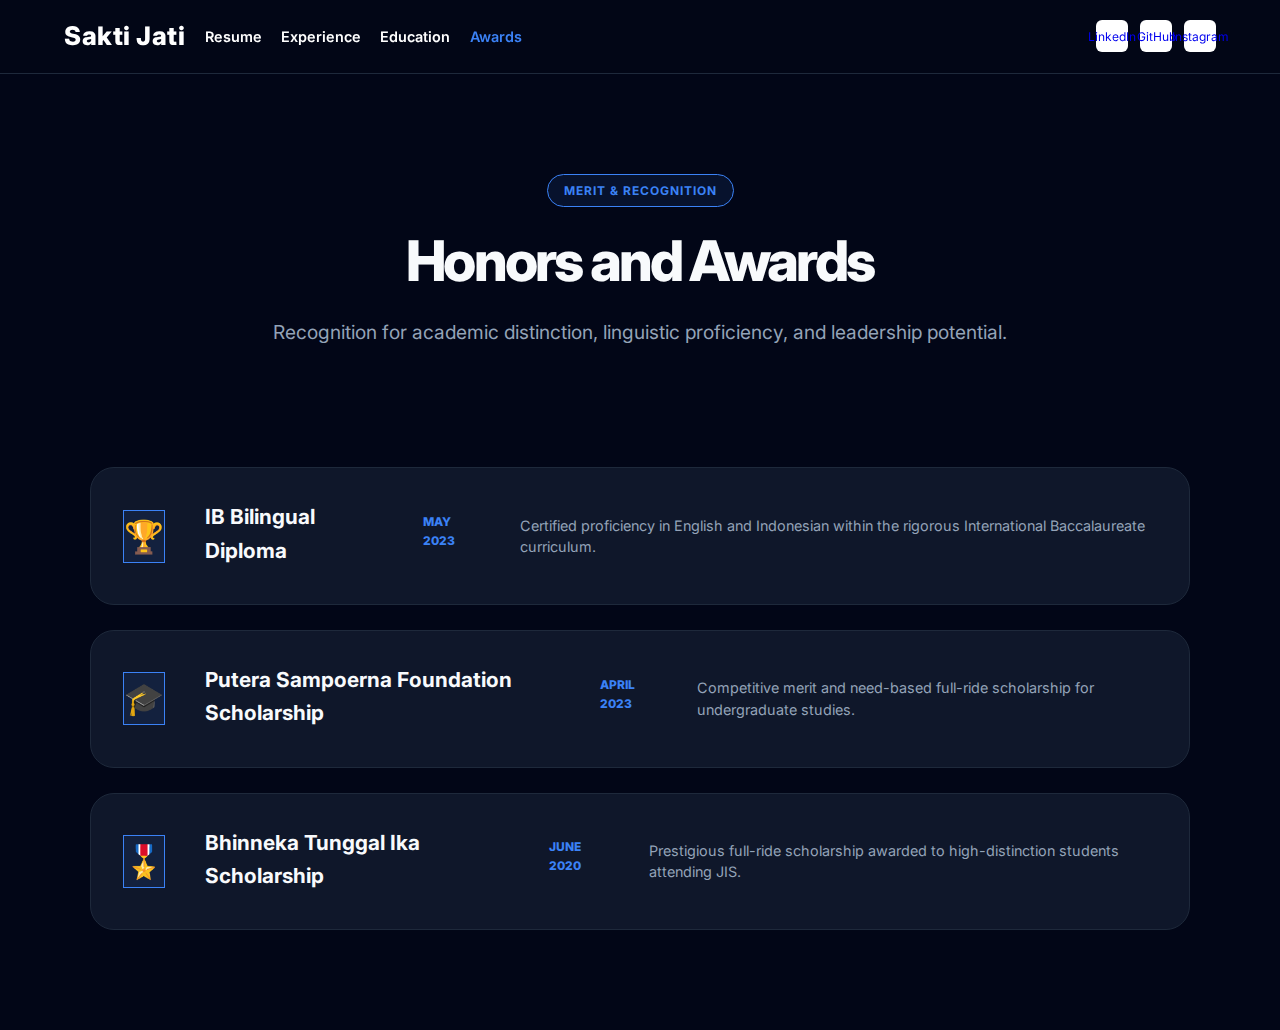
<file: awards.html>
<!DOCTYPE html>
<html lang="en">
<head>
    <meta charset="UTF-8">
    <meta name="viewport" content="width=device-width, initial-scale=1.0">
    <title>Sakti Jati - Awards</title>
    <link rel="stylesheet" href="style.css">
    <link href="https://fonts.googleapis.com/css2?family=Inter:wght@400;600;800&display=swap" rel="stylesheet">
</head>
<body>

    <nav>
        <div class="container nav-flex">
            <div class="brand-group">
                <div class="logo">Sakti Jati</div>
                <ul class="nav-links">
                    <li><a href="https://saktijati.github.io/portfolio/SaktiJati_Resume.pdf" target="_blank">Resume</a></li>
                    <li><a href="experience.html">Experience</a></li>
                    <li><a href="education.html">Education</a></li>
                    <li><a href="awards.html" class="active">Awards</a></li>
                </ul>
            </div>

            <div class="nav-socials">
                <a href="https://linkedin.com/in/saktijati" target="_blank" class="btn-sm">LinkedIn</a>
                <a href="https://github.com/saktijati" target="_blank" class="btn-sm">GitHub</a>
                <a href="https://instagram.com/saktimjati" target="_blank" class="btn-sm">Instagram</a>
            </div>
            </div>
    </nav>

    <header class="hero mini">
        <div class="container">
            <div class="badge">Merit & Recognition</div>
            <h1>Honors and Awards</h1>
            <p>Recognition for academic distinction, linguistic proficiency, and leadership potential.</p>
        </div>
    </header>

    <main class="container">
        <div class="awards-grid">
            <div class="award-card highlight">
                <div class="award-icon">🏆</div>
                <h3>IB Bilingual Diploma</h3>
                <span class="date-badge">May 2023</span>
                <p>Certified proficiency in English and Indonesian within the rigorous International Baccalaureate curriculum.</p>
            </div>

            <div class="award-card">
                <div class="award-icon">🎓</div>
                <h3>Putera Sampoerna Foundation Scholarship</h3>
                <span class="date-badge">April 2023</span>
                <p>Competitive merit and need-based full-ride scholarship for undergraduate studies.</p>
            </div>

            <div class="award-card">
                <div class="award-icon">🎖️</div>
                <h3>Bhinneka Tunggal Ika Scholarship</h3>
                <span class="date-badge">June 2020</span>
                <p>Prestigious full-ride scholarship awarded to high-distinction students attending JIS.</p>
            </div>
        </div>
    </main>

</body>
</html>
</file>
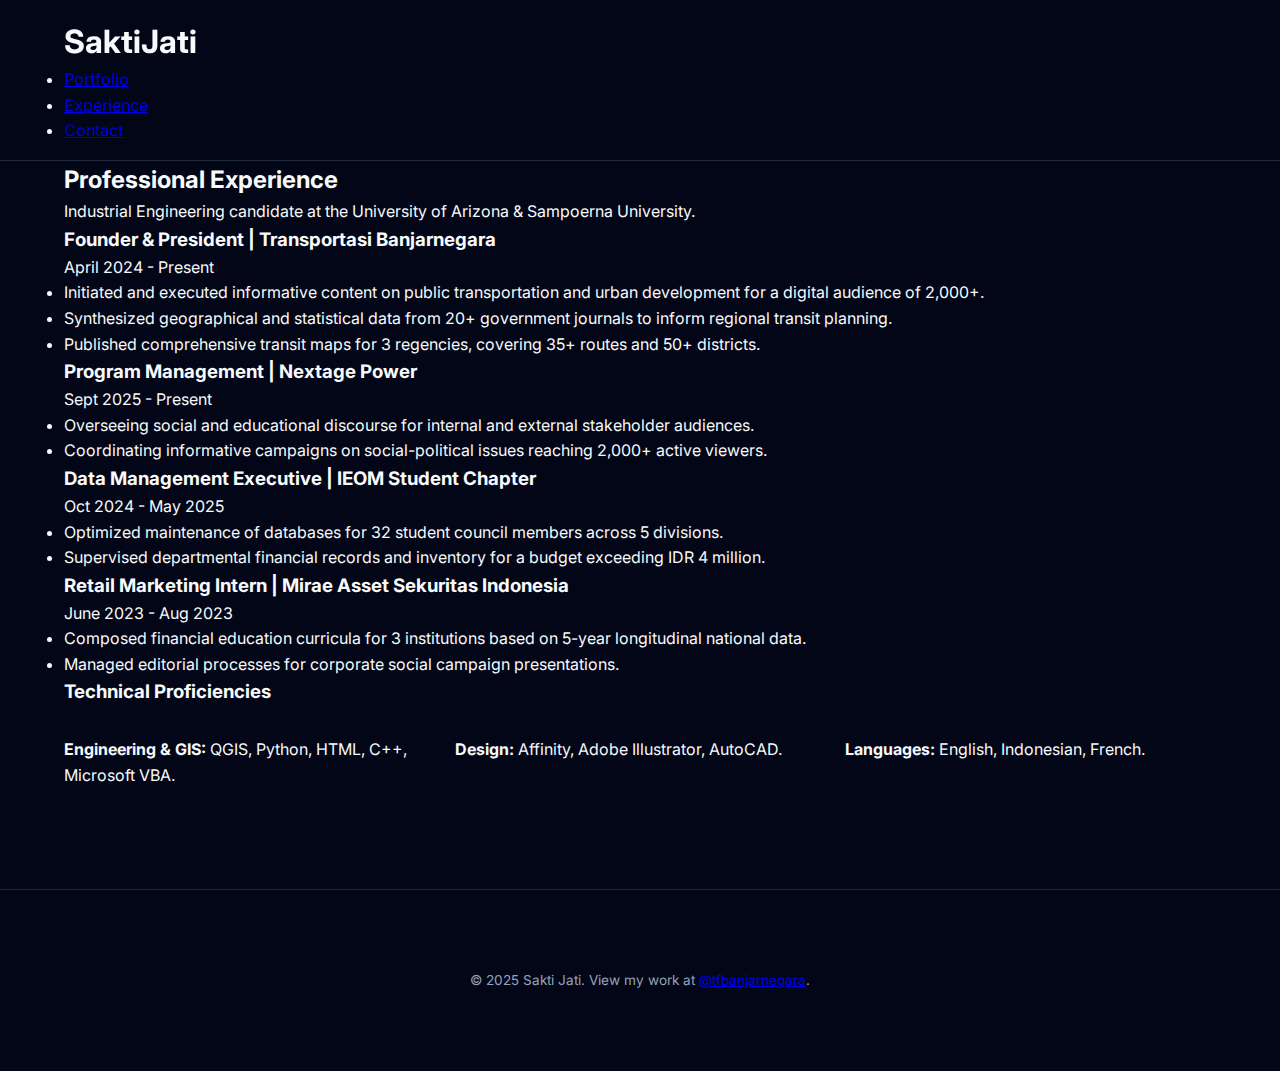
<file: experience.html>
<!DOCTYPE html>
<html lang="en">
<head>
    <meta charset="UTF-8">
    <meta name="viewport" content="width=device-width, initial-scale=1.0">
    <title>Sakti Jati | Professional Experience</title>
    <link rel="stylesheet" href="style.css">
    <link href="https://fonts.googleapis.com/css2?family=Inter:wght@400;700&display=swap" rel="stylesheet">
</head>
<body>

    <nav>
        <div class="container">
            <h1>Sakti<span>Jati</span></h1>
            <ul>
                <li><a href="index.html">Portfolio</a></li>
                <li><a href="experience.html" class="active">Experience</a></li>
                <li><a href="index.html#contact">Contact</a></li>
            </ul>
        </div>
    </nav>

    <header>
        <div class="container">
            <h2>Professional Experience</h2>
            <p>Industrial Engineering candidate at the University of Arizona & Sampoerna University.</p>
        </div>
    </header>

    <main class="container">
        <section class="experience-list">
            
            <div class="exp-item">
                <div class="exp-header">
                    <h3>Founder & President | Transportasi Banjarnegara</h3>
                    <span>April 2024 - Present</span>
                </div>
                <ul>
                    <li>Initiated and executed informative content on public transportation and urban development for a digital audience of 2,000+.</li>
                    <li>Synthesized geographical and statistical data from 20+ government journals to inform regional transit planning.</li>
                    <li>Published comprehensive transit maps for 3 regencies, covering 35+ routes and 50+ districts.</li>
                </ul>
            </div>

            <div class="exp-item">
                <div class="exp-header">
                    <h3>Program Management | Nextage Power</h3>
                    <span>Sept 2025 - Present</span>
                </div>
                <ul>
                    <li>Overseeing social and educational discourse for internal and external stakeholder audiences.</li>
                    <li>Coordinating informative campaigns on social-political issues reaching 2,000+ active viewers.</li>
                </ul>
            </div>

            <div class="exp-item">
                <div class="exp-header">
                    <h3>Data Management Executive | IEOM Student Chapter</h3>
                    <span>Oct 2024 - May 2025</span>
                </div>
                <ul>
                    <li>Optimized maintenance of databases for 32 student council members across 5 divisions.</li>
                    <li>Supervised departmental financial records and inventory for a budget exceeding IDR 4 million.</li>
                </ul>
            </div>

            <div class="exp-item">
                <div class="exp-header">
                    <h3>Retail Marketing Intern | Mirae Asset Sekuritas Indonesia</h3>
                    <span>June 2023 - Aug 2023</span>
                </div>
                <ul>
                    <li>Composed financial education curricula for 3 institutions based on 5-year longitudinal national data.</li>
                    <li>Managed editorial processes for corporate social campaign presentations.</li>
                </ul>
            </div>

        </section>

        <section class="skills-section">
            <h3>Technical Proficiencies</h3>
            <div class="skills-grid">
                <div class="skill-category">
                    <strong>Engineering & GIS:</strong> QGIS, Python, HTML, C++, Microsoft VBA.
                </div>
                <div class="skill-category">
                    <strong>Design:</strong> Affinity, Adobe Illustrator, AutoCAD.
                </div>
                <div class="skill-category">
                    <strong>Languages:</strong> English, Indonesian, French.
                </div>
            </div>
        </section>
    </main>

    <footer>
        <div class="container">
            <p>&copy; 2025 Sakti Jati. View my work at <a href="https://github.com/tfbanjarnegara" target="_blank">@tfbanjarnegara</a>.</p>
        </div>
    </footer>

</body>
</html>
</file>
<file: style.css>
:root {
    --bg: #020617;        /* Deep Midnight */
    --card: #0f172a;      /* Slate blue card */
    --text: #f8fafc;      /* Crisp white */
    --muted: #94a3b8;     /* Soft gray */
    --accent: #3b82f6;    /* Tech Blue */
    --border: #1e293b;
    --orange: #fb923c;
    --white: #ffffff;
    --black: #000000;
}

* { margin: 0; padding: 0; box-sizing: border-box; }

body {
    background-color: var(--bg);
    color: var(--text);
    font-family: 'Inter', sans-serif;
    line-height: 1.6;
    overflow-x: hidden;
}

html, body {
    overflow-x: hidden;
    width: 100%;
    position: relative;
}

.container { max-width: 1200px; margin: 0 auto; padding: 0 24px; }

/* --- NAVIGATION STYLING --- */
nav {
    position: sticky;
    top: 0;
    z-index: 1000;
    backdrop-filter: blur(12px);
    background: rgba(2, 6, 23, 0.8);
    border-bottom: 1px solid var(--border);
    padding: 1rem 0;
}

.nav-flex { 
    display: flex; 
    justify-content: space-between; 
    align-items: center;
    gap: 15px;
}

.brand-group {
    display: flex;
    align-items: center;
    gap: 20px;
}

.logo { 
    color: #ffffff; 
    font-weight: 800; 
    font-size: 1.6rem; 
    letter-spacing: 0.5px;
    white-space: nowrap;
}

.nav-socials {
    display: flex;
    align-items: center;
    gap: 12px;
}

/* --- SOCIALs UNIFORM TILES --- */
.nav-socials a {
    display: flex;
    align-items: center;
    justify-content: center;
    width: 32px;            /* Size of the white box */
    height: 32px;           /* Size of the white box */
    background-color: #ffffff; /* Uniform white background */
    border-radius: 6px;     /* Rounded corners level */
    transition: transform 0.2s ease, background-color 0.2s ease;
    text-decoration: none;
}

.social-icon {
    width: 18px;            /* Size of the actual icon inside the box */
    height: 18px;           /* Size of the actual icon inside the box */
    display: block;
    filter: none; 
}

.nav-socials a:hover {
    transform: translateY(-3px);
    background-color: var(--accent); /* Optional: Box turns blue on hover */
}

.nav-socials a img {
    filter: brightness(0); 
}

.social-icon:hover { transform: scale(1.1); }

.nav-links { 
    list-style: none; 
    display: flex; 
    gap: 1.2rem;
}

.nav-links a {
    text-decoration: none;
    color: #ffffff;
    font-weight: 600;
    font-size: 0.9rem;
    transition: color 0.3s ease;
}

.nav-links a:hover, .nav-links a.active {
    color: var(--accent) !important;
}

.section-title {
    text-align: left; /* Forces the text to stay left */
    margin-bottom: 10px; /* Space between title and cards */
    font-size: 2.2rem;
    font-weight: 700;
}

/* --- HERO STYLING --- */
.hero { padding: 100px 0 80px; text-align: center; }
.hero h1 { font-size: clamp(2rem, 5vw, 3.5rem); margin: 1.5rem 0; letter-spacing: -0.05em; font-weight: 800; line-height: 1.1; }
.hero p { font-size: 1.2rem; color: var(--muted); max-width: 750px; margin: 0 auto; }
.badge { display: inline-block; padding: 6px 16px; background: rgba(59, 130, 246, 0.1); border: 1px solid var(--accent); border-radius: 99px; color: var(--accent); font-size: 0.75rem; font-weight: 700; text-transform: uppercase; letter-spacing: 1px; }

/* --- PROJECT GRID & CARDS --- */
.grid { 
    display: grid; 
    grid-template-columns: repeat(auto-fit, minmax(350px, 1fr)); 
    gap: 2.5rem; 
    padding: 0px 0; 
    margin-top: 10px;
}

.card { 
    background: var(--card); 
    border-radius: 24px; 
    border: 1px solid var(--border); 
    overflow: hidden; 
    display: flex;
    flex-direction: column;
    transition: all 0.4s cubic-bezier(0.4, 0, 0.2, 1); 
}

.card:hover { 
    transform: translateY(-12px); 
    border-color: var(--accent); 
    box-shadow: 0 20px 40px rgba(59, 130, 246, 0.15); 
}

/* Fix for stretched images */
.card-img-container { 
    position: relative;
    height: 240px; 
    width: 100%; 
    overflow: hidden; 
    background: #111827;
    display: flex;
    align-items: center;
    justify-content: center;
    border-bottom: 1px solid var(--border);
}

.card-img-container img { width: 100%; height: 100%; object-fit: cover; opacity: 0.8; transition: 0.3s; }
.card:hover img { opacity: 1; }

.card-img-container span {
    position: absolute;
    z-index: 2;
    background: rgba(2, 6, 23, 0.7);
    padding: 8px 16px;
    border-radius: 8px;
    font-size: 0.75rem;
    font-weight: 700;
    text-transform: uppercase;
    letter-spacing: 1px;
    border: 1px solid var(--border);
}

.card-content { padding: 32px; flex-grow: 1; display: flex; flex-direction: column; }
.card-content h3 { margin: 12px 0; font-size: 1.4rem; color: var(--text); }
.card-content p { color: var(--muted); font-size: 0.95rem; margin-bottom: 2rem; flex-grow: 1; }

.tag { font-size: 0.65rem; font-weight: 800; text-transform: uppercase; padding: 4px 12px; border-radius: 20px; width: fit-content; }
.tag-blue { background: rgba(59, 130, 246, 0.2); color: #60a5fa; }
.tag-orange { background: rgba(249, 115, 22, 0.2); color: #fb923c; }
.tag-gray { background: rgba(148, 163, 184, 0.2); color: #94a3b8; }

.btn-sm { padding: 6px 10px; font-size: 0.75rem; }
.btn-sm:hover { background: var(--accent); border-color: var(--accent); color: var(--bg); }

.link { color: var(--accent); text-decoration: none; font-weight: 700; font-size: 0.95rem; border-bottom: 2px solid transparent; transition: 0.3s; }
.link:hover { border-bottom-color: var(--accent); }

/* --- EXPERIENCE --- */
.timeline { position: relative; max-width: 900px; margin: 60px auto 100px; padding: 0 20px; }
.timeline::before { content: ''; position: absolute; left: 31px; top: 0; bottom: 0; width: 2px; background: var(--border); }
.timeline-item { position: relative; margin-bottom: 40px; padding-left: 60px; }
.timeline-dot { position: absolute; left: 24px; top: 24px; width: 16px; height: 16px; background: var(--accent); border: 4px solid var(--bg); border-radius: 50%; z-index: 2; box-shadow: 0 0 10px var(--accent); }
.timeline-content { background: var(--card); border: 1px solid var(--border); border-radius: 20px; padding: 30px; transition: all 0.3s ease; }
.timeline-item:hover .timeline-content { border-color: var(--accent); transform: translateX(5px); }
.timeline-header { display: flex; justify-content: space-between; align-items: flex-start; margin-bottom: 20px; flex-wrap: wrap; gap: 10px; }
.timeline-header h3 { font-size: 1.25rem; color: var(--text); font-weight: 800; }
.timeline-header .date { font-size: 0.85rem; font-weight: 700; color: var(--accent); background: rgba(59, 130, 246, 0.1); padding: 4px 12px; border-radius: 99px; }
.timeline-content ul { list-style: none; }
.timeline-content li { position: relative; color: var(--muted); font-size: 0.95rem; margin-bottom: 12px; line-height: 1.6; padding-left: 18px; }
.timeline-content li::before { content: '→'; position: absolute; left: 0; color: var(--accent); font-weight: 800; }

/* --- SKILLS BENTO --- */
.skills-section { margin-bottom: 100px; }
.skills-grid { display: grid; grid-template-columns: repeat(auto-fit, minmax(280px, 1fr)); gap: 20px; margin-top: 30px; }
.skill-card { background: var(--card); border: 1px solid var(--border); border-radius: 16px; padding: 24px; transition: border-color 0.3s ease; }
.skill-card:hover { border-color: var(--accent); }
.skill-card h4 { color: var(--accent); margin-bottom: 12px; font-size: 0.85rem; text-transform: uppercase; }
.skill-card p { font-weight: 600; font-size: 0.95rem; line-height: 1.4; }

/* --- EDUCATION & AWARDS --- */
.edu-grid {
    display: flex;
    flex-direction: column; /* Stacks the 3 schools vertically */
    gap: 25px;
    max-width: 1100px; /* Slightly wider than awards to accommodate more text */
    margin: 40px auto 100px;
}
.awards-grid{
    display: flex;
    flex-direction: column; /* Stacks the 3 awards vertically */
    gap: 25px;
    max-width: 1100px; /* Adjusted for better horizontal spread */
    margin: 40px auto 100px;
}

.edu-card {
    background: var(--card);
    border: 1px solid var(--border);
    border-radius: 24px;
    gap: 40px;
    padding: 32px;
    display: flex;
    flex-direction: row;
    align-items: center; /* Vertically centers the logo and year with the text */
}

.award-card {
    display: flex;
    flex-direction: row;
    align-items: center;
    padding: 32px;
    background: var(--card);
    border: 1px solid var(--border);
    border-radius: 24px;
    gap: 40px; /* Locked gap between columns */
    transition: 0.3s ease;
}

/* Column 1: The Title */
.award-card h3 {
    font-size: 1.2rem;
    color: var(--text);
    margin: 0;
}

.award-info-main .date-badge {
    text-align: left;
    width: auto;
    font-size: 0.75rem;
    font-weight: 800;
    color: var(--accent);
    text-transform: uppercase;
    margin: 0;
}

/* Column 3: The Description */
.award-description {
    color: var(--muted);
    font-size: 0.95rem;
    line-height: 1.5;
    margin: 0;
}

.edu-card:hover, .award-card:hover { transform: translateY(-5px); border-color: var(--accent); }

.card-logo-box {
    width: 85px;
    height: 85px;
    background: #ffffff;
    border: 1px solid var(--border);
    border-radius: 12px; /* Rounding level */
    display: flex;
    align-items: center;
    justify-content: center;
    flex-shrink: 0;
    padding: 8px;
}
.award-icon-box {
    flex: 0 0 85px;
    height: 85px;
    background: #ffffff; /* White tile look */
    border-radius: 12px;
    display: flex;
    align-items: center;
    justify-content: center;
    padding: 10px;
    flex-shrink: 0;
}

.award-img {
    max-width: 100%;
    max-height: 100%;
    object-fit: contain;
}

.award-info-main {
    flex: 0 0 320px; /* Locked width to match Education */
    display: flex;
    flex-direction: column;
    align-items: flex-start; /* Left-aligned content */
    gap: 4px;
}

.school-logo {
    max-width: 100%;
    max-height: 100%;
    object-fit: contain;
}

.edu-card h3 {
    font-size: 1.15rem;
    color: var(--text);
    margin-bottom: 2px;
}

.edu-info-main {
    flex: 0 0 320px; 
    display: flex;
    flex-direction: column;
    align-items: flex-start;
    gap: 4px;
}

.edu-info-main .edu-year {
    text-align: left;
    font-size: 0.8rem;
    font-weight: 700;
    color: var(--accent);
    margin: 0;
}

.coursework {
    flex: 1; 
    color: var(--muted);
    font-size: 0.95rem;
    line-height: 1.5;
    margin: 0;
    padding-left: 0;
    border-left: none;
}

.coursework strong {
    display: none;
}

.award-icon { font-size: 2rem; background: rgba(59, 130, 246, 0.1); border: 1px solid var(--accent); }
.edu-card h3, .award-card h3 { font-size: 1.3rem; margin-bottom: 5px; color: var(--text); }
.institution {
    color: var(--muted);
    font-weight: 600;
    font-size: 0.9rem;
}
.award-card p { color: var(--muted); font-size: 0.9rem; line-height: 1.5; }
.date-badge { display: inline-block; font-size: 0.75rem; font-weight: 800; color: var(--accent); margin-bottom: 10px; text-transform: uppercase; }

/* --- RESUME VIEWER --- */
.resume-viewer { display: flex; flex-direction: column; align-items: center; gap: 40px; padding: 40px 0 100px; }
.resume-page { width: 100%; max-width: 850px; background: white; border-radius: 12px; overflow: hidden; border: 1px solid var(--border); box-shadow: 0 20px 40px rgba(0, 0, 0, 0.3); }
.resume-page img { width: 100%; height: auto; display: block; }
.header-cta { margin-top: 30px; }
.btn-primary { background: var(--accent); color: var(--bg); padding: 14px 32px; border-radius: 99px; text-decoration: none; font-weight: 800; font-size: 1rem; transition: all 0.3s ease; display: inline-block; }
.btn-primary:hover { transform: scale(1.05); box-shadow: 0 0 20px rgba(59, 130, 246, 0.4); }

/* --- CONSOLIDATED RESPONSIVE QUERIES --- */
@media (max-width: 900px) {
    /* --- NAV & HERO --- */
    .nav-flex { flex-direction: column; text-align: center; gap: 15px; }
    .brand-group { flex-direction: column; align-items: center; width: 100%; }
    .nav-links { gap: 0.8rem; justify-content: center; width: 100%; }
    .nav-socials { justify-content: center; width: 100%; margin-bottom: 10px; order: -1; }
    .hero h1 { font-size: 2.2rem; }

    /* --- EDUCATION & AWARD CARDS MOBILE --- */
    .edu-card, .award-card { 
        flex-direction: column; 
        text-align: center; 
        padding: 30px 24px; 
        gap: 12px; /* 1) Tightened gap between logo and text */
    }

    /* Target the info pillar (Column 2) for both pages */
    .edu-info-main, .award-info-main { 
        flex: auto; 
        width: 100%; 
        margin: 0; 
        display: flex;
        flex-direction: column;
        align-items: center; /* 2) FORCES perfect centering for all schools */
        gap: 4px;
    }

    /* Reset years and badges to center */
    .edu-year, .date-badge {
        text-align: center;
        margin: 0 !important;
        width: auto !important;
    }

    /* Fixed logo boxes for mobile */
    .card-logo-box, .award-icon-box { 
        margin: 0 auto 10px; 
        width: 85px;
        height: 85px;
    }

    /* FIX FOR JIS LOGO: Makes non-square logos fit like square ones */
    .school-logo, .award-img {
        width: 100%;
        height: 100%;
        object-fit: contain; /* Ensures JIS logo doesn't stretch */
    }

    /* 1) Tightened gap between Year and Coursework/Description */
    .coursework, .award-description {
        width: 100%;
        margin-top: 8px; 
        text-align: center;
        padding: 0;
        border: none;
    }

    /* --- OTHER ELEMENTS --- */
    .timeline::before { left: 21px; }
    .timeline-dot { left: 14px; }
    .timeline-item { padding-left: 45px; }
    
    .btn-primary { width: 100%; text-align: center; }
}

footer { padding: 80px 0; border-top: 1px solid var(--border); text-align: center; color: var(--muted); font-size: 0.85rem; }
</file>
